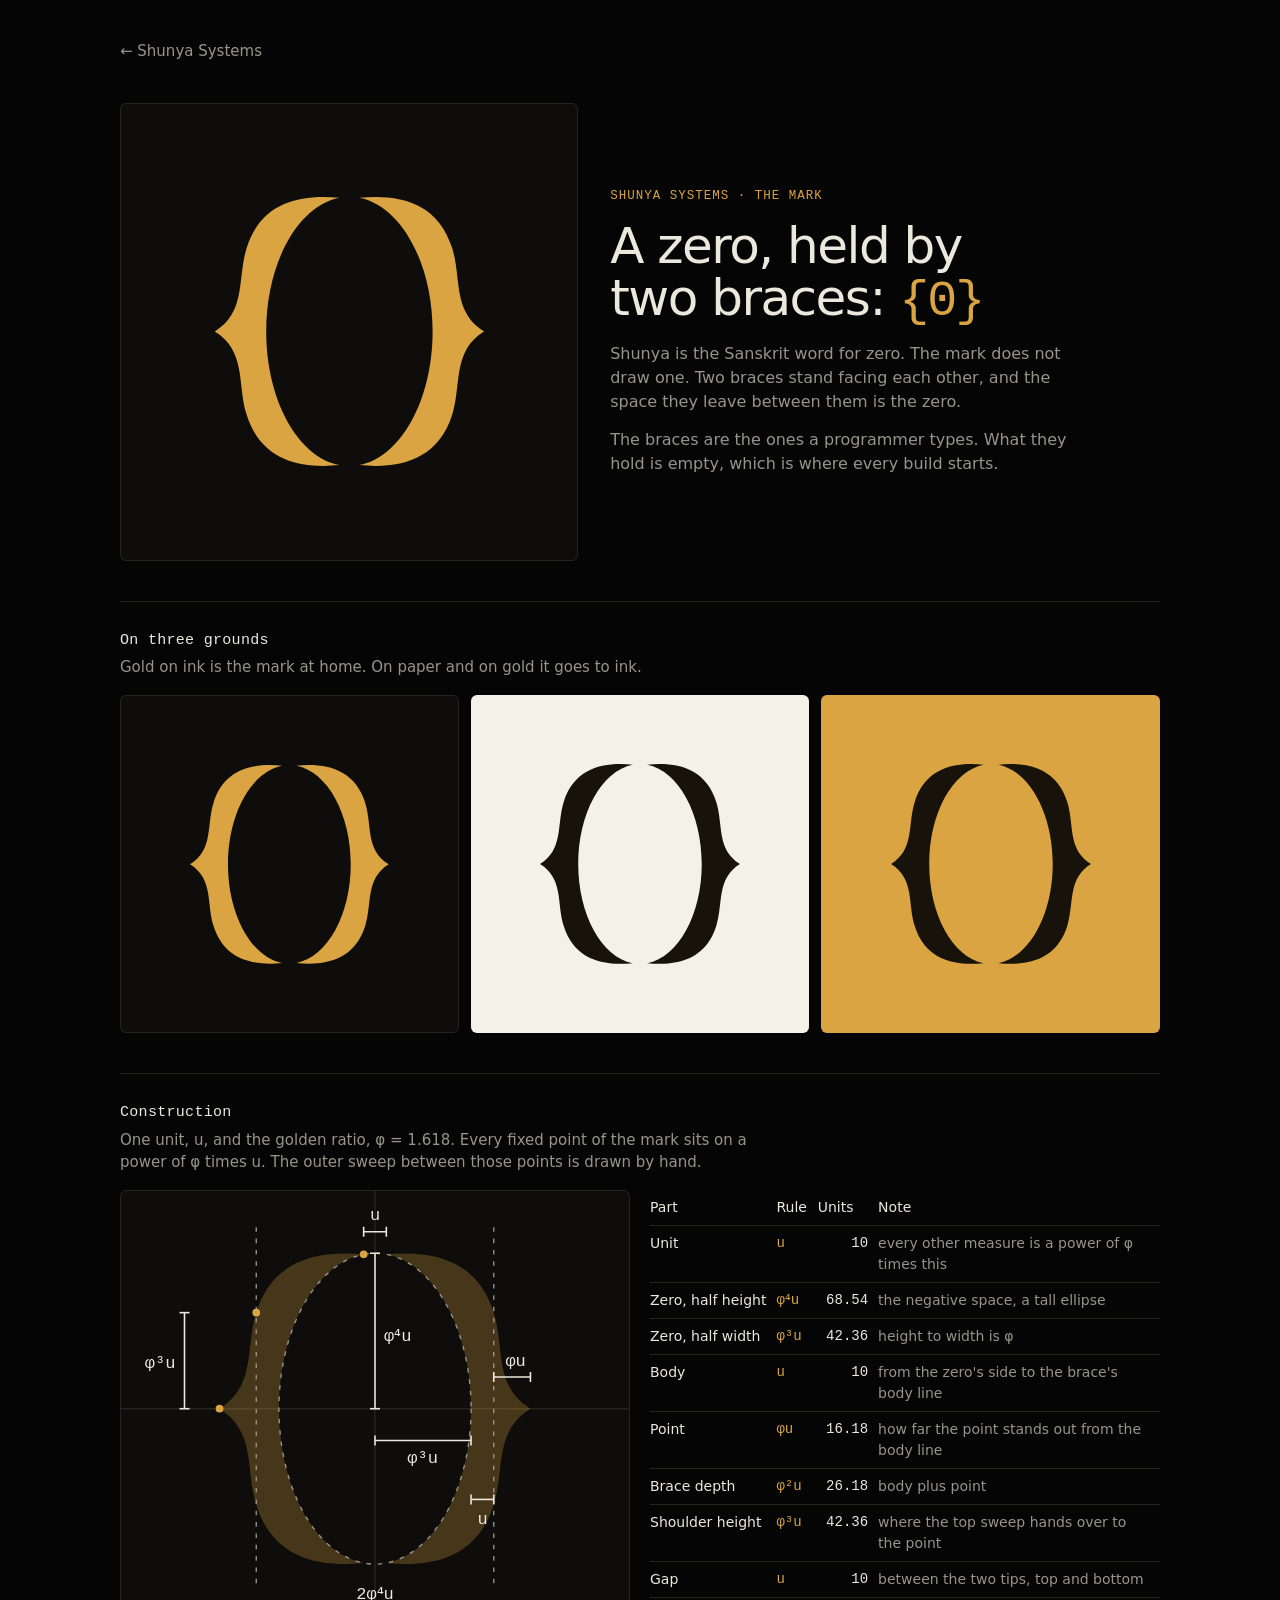
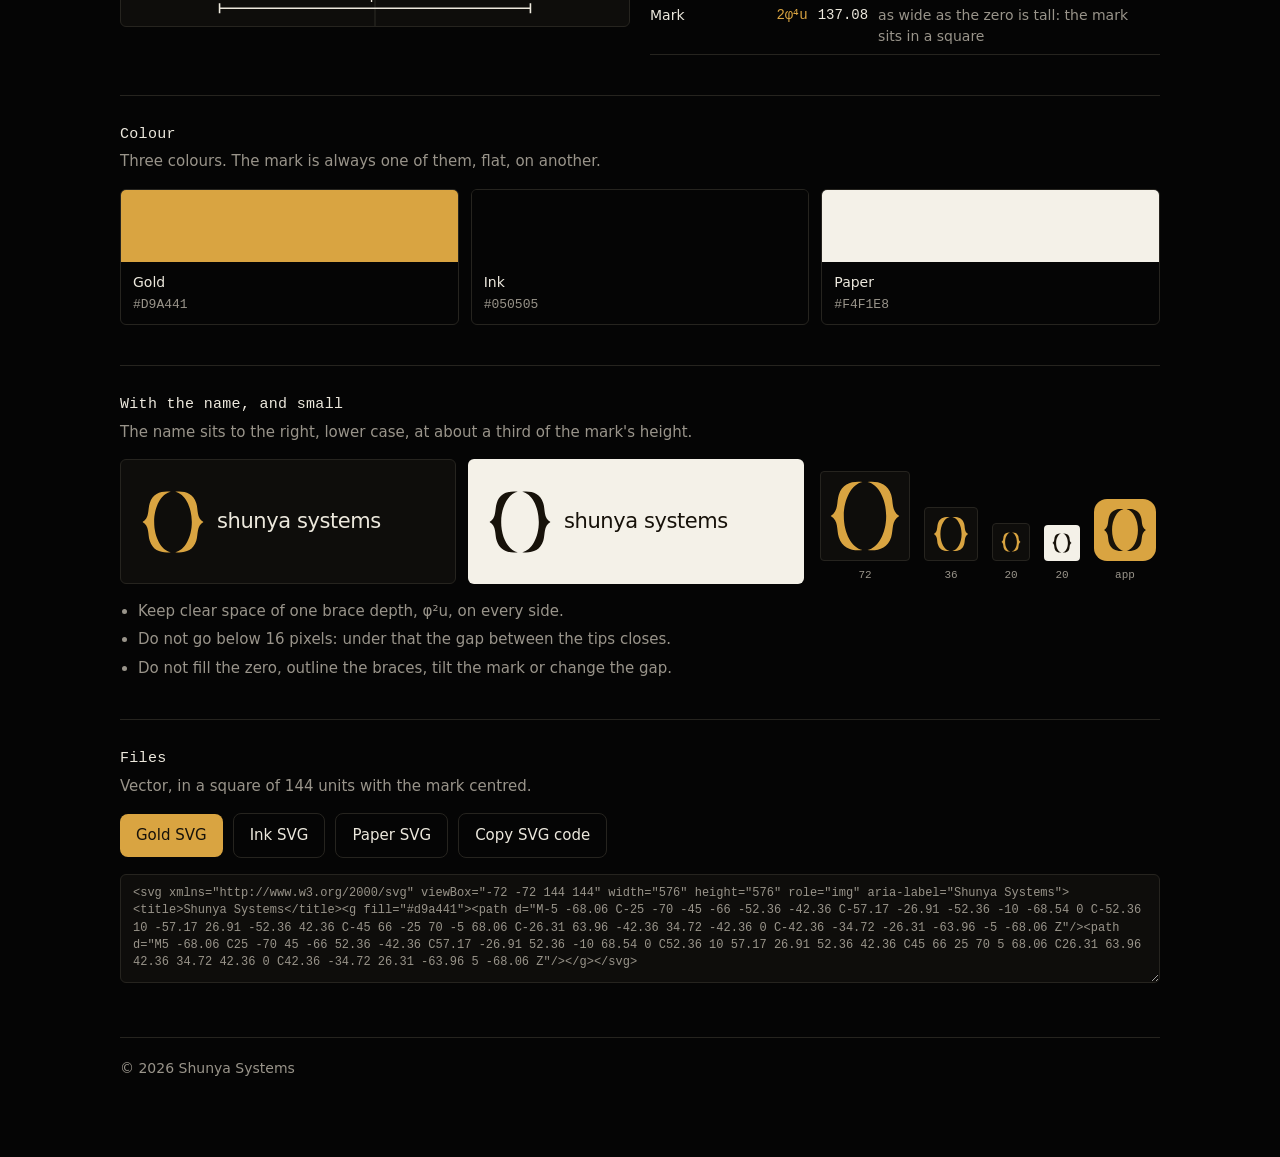
<file: logo/index.html>
<!doctype html>
<html lang="en" data-brand="shunya">
<head>
<meta charset="utf-8">
<meta name="viewport" content="width=device-width, initial-scale=1">
<title>The mark: Shunya Systems</title>
<meta name="description" content="The Shunya Systems mark: a zero held by two braces. Its construction, colours, sizes and files.">
<meta name="theme-color" content="#050505">
<meta property="og:type" content="website">
<meta property="og:title" content="The mark: Shunya Systems">
<meta property="og:description" content="The Shunya Systems mark: a zero held by two braces. Its construction, colours, sizes and files.">
<link rel="icon" href="../assets/shunya.svg" type="image/svg+xml">
<style>
:root { color-scheme: dark; --ink: #050505; --panel: #0e0d0b; --line: #26241f; --paper: #f4f1e8; --text: #ece8dd; --soft: #99948a;
  --gold: #d9a441; --gold-ink: #17120a; --display: ui-sans-serif, system-ui, -apple-system, "Segoe UI", Inter, Roboto, "Helvetica Neue", Arial, sans-serif; --mono: ui-monospace, SFMono-Regular, Menlo, Consolas, monospace; }
* { box-sizing: border-box; }
body { margin: 0; background: var(--ink); color: var(--text); font-family: var(--display); font-size: 16px; line-height: 1.5;
  padding-block: 40px 64px; padding-left: max(16px, env(safe-area-inset-left, 0px)); padding-right: max(16px, env(safe-area-inset-right, 0px)); }
a { color: inherit; }
.wrap { max-width: 1040px; margin: 0 auto; display: grid; gap: 40px; }
.back { font-size: 15px; color: var(--soft); text-decoration: none; } .back:hover { color: var(--text); }
.hero { display: grid; grid-template-columns: minmax(0, 5fr) minmax(0, 6fr); gap: 32px; align-items: center; }
.hero .stage { aspect-ratio: 1 / 1; display: grid; place-items: center; background: var(--panel); border: 1px solid var(--line); border-radius: 6px; color: var(--gold); }
.hero .stage .mk { width: 62%; height: auto; }
.intro { display: grid; gap: 14px; max-width: 46ch; }
.eyebrow { font-family: var(--mono); font-size: 12.5px; letter-spacing: .08em; text-transform: uppercase; color: var(--gold); }
h1 { font-size: clamp(32px, 5vw, 50px); line-height: 1.04; letter-spacing: -0.03em; font-weight: 500; margin: 0; text-wrap: balance; }
h1 code { font-family: var(--mono); font-weight: 500; color: var(--gold); letter-spacing: -0.04em; }
.intro p { margin: 0; color: var(--soft); }
.sec { display: grid; gap: 16px; padding-top: 28px; border-top: 1px solid var(--line); }
.sec header { display: grid; gap: 4px; max-width: 62ch; }
h2 { font-family: var(--mono); font-size: 15px; font-weight: 500; letter-spacing: .02em; margin: 0; }
.sec header p { margin: 0; color: var(--soft); font-size: 15px; }
.tiles { display: grid; grid-template-columns: repeat(3, minmax(0, 1fr)); gap: 12px; }
.tile { aspect-ratio: 1 / 1; display: grid; place-items: center; border-radius: 6px; }
.tile .mk { width: 62%; height: auto; }
.dark { background: var(--panel); color: var(--gold); border: 1px solid var(--line); }
.light { background: var(--paper); color: var(--gold-ink); }
.gold { background: var(--gold); color: var(--gold-ink); }
.row { display: grid; grid-template-columns: minmax(0, 1fr) minmax(0, 1fr) auto; gap: 12px; align-items: stretch; }
.lockup { display: flex; align-items: center; gap: 12px; padding: 18px 20px; border-radius: 6px; min-width: 0; }
.word { font-size: 21px; font-weight: 500; letter-spacing: -0.02em; white-space: nowrap; }
.lockup.dark .word { color: var(--text); }
.sizes { display: flex; align-items: flex-end; gap: 14px; padding: 12px 4px 0; }
figure { margin: 0; display: grid; justify-items: center; gap: 6px; }
figcaption { font-family: var(--mono); font-size: 11px; color: var(--soft); }
.chip { display: grid; place-items: center; padding: 8px; border-radius: 4px; }
.chip.icon { background: var(--gold); color: var(--gold-ink); border-radius: 13px; padding: 9px; }
.build { display: grid; grid-template-columns: minmax(0, 1fr) minmax(0, 1fr); gap: 20px; align-items: start; }
.con { width: 100%; height: auto; background: var(--panel); border: 1px solid var(--line); border-radius: 6px; }
.con .ink { fill: var(--gold); opacity: .28; }
.con .guide { fill: none; stroke: var(--soft); stroke-width: .6; stroke-dasharray: 2 3; }
.con .axis { stroke: var(--line); stroke-width: .6; }
.con .dl { stroke: var(--text); stroke-width: .7; }
.con .dt { font-family: var(--mono); font-size: 7.5px; fill: var(--text); }
.con .pt { fill: var(--gold); }
.tw { overflow-x: auto; min-width: 0; }
table { border-collapse: collapse; width: 100%; font-size: 14px; }
th, td { text-align: left; padding: 7px 10px 7px 0; border-bottom: 1px solid var(--line); vertical-align: top; }
th { font-weight: 500; white-space: nowrap; }
td { color: var(--soft); }
td.f { font-family: var(--mono); color: var(--gold); white-space: nowrap; }
td.n { font-family: var(--mono); font-variant-numeric: tabular-nums; text-align: right; color: var(--text); }
.swatches { display: grid; grid-template-columns: repeat(3, minmax(0, 1fr)); gap: 12px; }
.sw { border: 1px solid var(--line); border-radius: 6px; overflow: hidden; }
.sw i { display: block; height: 72px; }
.sw div { padding: 10px 12px; display: grid; gap: 2px; font-size: 14px; }
.sw code { font-family: var(--mono); font-size: 13px; color: var(--soft); }
.rules { margin: 0; padding-left: 18px; display: grid; gap: 6px; color: var(--soft); font-size: 15px; max-width: 62ch; }
.take { display: flex; align-items: center; gap: 10px; flex-wrap: wrap; }
.btn { font: inherit; font-size: 15px; font-weight: 500; color: var(--gold-ink); background: var(--gold); border: 0; border-radius: 8px; padding: 10px 16px; cursor: pointer; text-decoration: none; display: inline-block; }
.btn.alt { background: transparent; color: var(--text); border: 1px solid var(--line); }
.btn:hover { filter: brightness(1.1); }
.btn:focus-visible, .src:focus-visible, a:focus-visible { outline: 2px solid var(--text); outline-offset: 3px; }
.copy-note { font-family: var(--mono); font-size: 13px; color: var(--soft); }
.src { width: 100%; background: var(--panel); color: var(--soft); border: 1px solid var(--line); border-radius: 6px; padding: 10px 12px; font-family: var(--mono); font-size: 12px; line-height: 1.45; resize: vertical; }
.sr { position: absolute; width: 1px; height: 1px; overflow: hidden; clip: rect(0 0 0 0); white-space: nowrap; }
.foot { color: var(--soft); font-size: 14px; padding-top: 20px; border-top: 1px solid var(--line); }
@media (max-width: 720px) {
  .hero, .build { grid-template-columns: 1fr; }
  .tiles { grid-template-columns: 1fr 1fr; }
  .tile.gold { grid-column: 1 / -1; aspect-ratio: 2 / 1; } .tile.gold .mk { width: 31%; }
  .row { grid-template-columns: 1fr; } .sizes { flex-wrap: wrap; }
  .swatches { grid-template-columns: 1fr; }
}
</style>
</head>
<body>
<svg width="0" height="0" style="position:absolute" aria-hidden="true"><defs><g id="mark" fill="currentColor"><path d="M-5 -68.06 C-25 -70 -45 -66 -52.36 -42.36 C-57.17 -26.91 -52.36 -10 -68.54 0 C-52.36 10 -57.17 26.91 -52.36 42.36 C-45 66 -25 70 -5 68.06 C-26.31 63.96 -42.36 34.72 -42.36 0 C-42.36 -34.72 -26.31 -63.96 -5 -68.06 Z"/><path d="M5 -68.06 C25 -70 45 -66 52.36 -42.36 C57.17 -26.91 52.36 -10 68.54 0 C52.36 10 57.17 26.91 52.36 42.36 C45 66 25 70 5 68.06 C26.31 63.96 42.36 34.72 42.36 0 C42.36 -34.72 26.31 -63.96 5 -68.06 Z"/></g></defs></svg>
<main class="wrap">
  <a class="back" href="../">&larr; Shunya Systems</a>
  <section class="hero">
    <div class="stage"><svg class="mk" width="360" height="360" viewBox="-72 -72 144 144" role="img" aria-label="Shunya Systems mark"><use href="#mark"/></svg></div>
    <div class="intro">
      <span class="eyebrow">Shunya Systems &middot; the mark</span>
      <h1>A zero, held by two braces: <code>{0}</code></h1>
      <p>Shunya is the Sanskrit word for zero. The mark does not draw one. Two braces stand facing each other, and the space they leave between them is the zero.</p>
      <p>The braces are the ones a programmer types. What they hold is empty, which is where every build starts.</p>
    </div>
  </section>
  <section class="sec" aria-labelledby="h-gr">
    <header><h2 id="h-gr">On three grounds</h2><p>Gold on ink is the mark at home. On paper and on gold it goes to ink.</p></header>
    <div class="tiles"><div class="tile dark"><svg class="mk" width="260" height="260" viewBox="-72 -72 144 144" role="img" aria-label="Shunya Systems mark"><use href="#mark"/></svg></div><div class="tile light"><svg class="mk" width="260" height="260" viewBox="-72 -72 144 144" role="img" aria-label="Shunya Systems mark"><use href="#mark"/></svg></div><div class="tile gold"><svg class="mk" width="260" height="260" viewBox="-72 -72 144 144" role="img" aria-label="Shunya Systems mark"><use href="#mark"/></svg></div></div>
  </section>
  <section class="sec" aria-labelledby="h-con">
    <header><h2 id="h-con">Construction</h2><p>One unit, u, and the golden ratio, φ = 1.618. Every fixed point of the mark sits on a power of φ times u. The outer sweep between those points is drawn by hand.</p></header>
    <div class="build">
      <svg class="con" viewBox="-112 -96 224 192" role="img" aria-label="Construction of the mark: a tall ellipse for the zero, two braces around it, with the measures marked">
  <line x1="-112" y1="0" x2="112" y2="0" class="axis"/><line x1="0" y1="-96" x2="0" y2="96" class="axis"/>
  <g class="ink"><path d="M-5 -68.06 C-25 -70 -45 -66 -52.36 -42.36 C-57.17 -26.91 -52.36 -10 -68.54 0 C-52.36 10 -57.17 26.91 -52.36 42.36 C-45 66 -25 70 -5 68.06 C-26.31 63.96 -42.36 34.72 -42.36 0 C-42.36 -34.72 -26.31 -63.96 -5 -68.06 Z"/><path d="M5 -68.06 C25 -70 45 -66 52.36 -42.36 C57.17 -26.91 52.36 -10 68.54 0 C52.36 10 57.17 26.91 52.36 42.36 C45 66 25 70 5 68.06 C26.31 63.96 42.36 34.72 42.36 0 C42.36 -34.72 26.31 -63.96 5 -68.06 Z"/></g>
  <ellipse cx="0" cy="0" rx="42.36" ry="68.54" class="guide"/>
  <line x1="-52.36" y1="-80" x2="-52.36" y2="80" class="guide"/><line x1="52.36" y1="-80" x2="52.36" y2="80" class="guide"/>
  <line x1="0" y1="-68.54" x2="0" y2="0" class="dl"/><line x1="-2.2" y1="-68.54" x2="2.2" y2="-68.54" class="dl"/><line x1="-2.2" y1="0" x2="2.2" y2="0" class="dl"/><text x="4" y="-30" text-anchor="start" class="dt">φ⁴u</text>
  <line x1="0" y1="14" x2="42.36" y2="14" class="dl"/><line x1="0" y1="11.8" x2="0" y2="16.2" class="dl"/><line x1="42.36" y1="11.8" x2="42.36" y2="16.2" class="dl"/><text x="21" y="24" text-anchor="middle" class="dt">φ³u</text>
  <line x1="-5" y1="-78" x2="5" y2="-78" class="dl"/><line x1="-5" y1="-80.2" x2="-5" y2="-75.8" class="dl"/><line x1="5" y1="-80.2" x2="5" y2="-75.8" class="dl"/><text x="0" y="-83" text-anchor="middle" class="dt">u</text>
  <line x1="42.36" y1="40" x2="52.36" y2="40" class="dl"/><line x1="42.36" y1="37.8" x2="42.36" y2="42.2" class="dl"/><line x1="52.36" y1="37.8" x2="52.36" y2="42.2" class="dl"/><text x="47.4" y="51" text-anchor="middle" class="dt">u</text>
  <line x1="52.36" y1="-14" x2="68.54" y2="-14" class="dl"/><line x1="52.36" y1="-16.2" x2="52.36" y2="-11.8" class="dl"/><line x1="68.54" y1="-16.2" x2="68.54" y2="-11.8" class="dl"/><text x="62" y="-19" text-anchor="middle" class="dt">φu</text>
  <line x1="-84" y1="-42.36" x2="-84" y2="0" class="dl"/><line x1="-86.2" y1="-42.36" x2="-81.8" y2="-42.36" class="dl"/><line x1="-86.2" y1="0" x2="-81.8" y2="0" class="dl"/><text x="-88" y="-18" text-anchor="end" class="dt">φ³u</text>
  <line x1="-68.54" y1="88" x2="68.54" y2="88" class="dl"/><line x1="-68.54" y1="85.8" x2="-68.54" y2="90.2" class="dl"/><line x1="68.54" y1="85.8" x2="68.54" y2="90.2" class="dl"/><text x="0" y="84" text-anchor="middle" class="dt">2φ⁴u</text>
  <g class="pt"><circle cx="-52.36" cy="-42.36" r="1.7"/><circle cx="-68.54" cy="0" r="1.7"/><circle cx="-5" cy="-68.06" r="1.7"/></g>
</svg>
      <div class="tw"><table>
        <thead><tr><th scope="col">Part</th><th scope="col">Rule</th><th scope="col">Units</th><th scope="col">Note</th></tr></thead>
        <tbody><tr><th scope="row">Unit</th><td class="f">u</td><td class="n">10</td><td>every other measure is a power of φ times this</td></tr><tr><th scope="row">Zero, half height</th><td class="f">φ⁴u</td><td class="n">68.54</td><td>the negative space, a tall ellipse</td></tr><tr><th scope="row">Zero, half width</th><td class="f">φ³u</td><td class="n">42.36</td><td>height to width is φ</td></tr><tr><th scope="row">Body</th><td class="f">u</td><td class="n">10</td><td>from the zero's side to the brace's body line</td></tr><tr><th scope="row">Point</th><td class="f">φu</td><td class="n">16.18</td><td>how far the point stands out from the body line</td></tr><tr><th scope="row">Brace depth</th><td class="f">φ²u</td><td class="n">26.18</td><td>body plus point</td></tr><tr><th scope="row">Shoulder height</th><td class="f">φ³u</td><td class="n">42.36</td><td>where the top sweep hands over to the point</td></tr><tr><th scope="row">Gap</th><td class="f">u</td><td class="n">10</td><td>between the two tips, top and bottom</td></tr><tr><th scope="row">Mark</th><td class="f">2φ⁴u</td><td class="n">137.08</td><td>as wide as the zero is tall: the mark sits in a square</td></tr></tbody>
      </table></div>
    </div>
  </section>
  <section class="sec" aria-labelledby="h-col">
    <header><h2 id="h-col">Colour</h2><p>Three colours. The mark is always one of them, flat, on another.</p></header>
    <div class="swatches">
      <div class="sw"><i style="background:#d9a441"></i><div><span>Gold</span><code>#D9A441</code></div></div>
      <div class="sw"><i style="background:#050505"></i><div><span>Ink</span><code>#050505</code></div></div>
      <div class="sw"><i style="background:#f4f1e8"></i><div><span>Paper</span><code>#F4F1E8</code></div></div>
    </div>
  </section>
  <section class="sec" aria-labelledby="h-use">
    <header><h2 id="h-use">With the name, and small</h2><p>The name sits to the right, lower case, at about a third of the mark's height.</p></header>
    <div class="row">
      <div class="lockup dark"><svg class="mk" width="64" height="64" viewBox="-72 -72 144 144" role="img" aria-label="Shunya Systems mark"><use href="#mark"/></svg><span class="word">shunya systems</span></div>
      <div class="lockup light"><svg class="mk" width="64" height="64" viewBox="-72 -72 144 144" role="img" aria-label="Shunya Systems mark"><use href="#mark"/></svg><span class="word">shunya systems</span></div>
      <div class="sizes" aria-label="Small sizes">
        <figure><span class="chip dark"><svg class="mk" width="72" height="72" viewBox="-72 -72 144 144" role="img" aria-label="Shunya Systems mark"><use href="#mark"/></svg></span><figcaption>72</figcaption></figure>
        <figure><span class="chip dark"><svg class="mk" width="36" height="36" viewBox="-72 -72 144 144" role="img" aria-label="Shunya Systems mark"><use href="#mark"/></svg></span><figcaption>36</figcaption></figure>
        <figure><span class="chip dark"><svg class="mk" width="20" height="20" viewBox="-72 -72 144 144" role="img" aria-label="Shunya Systems mark"><use href="#mark"/></svg></span><figcaption>20</figcaption></figure>
        <figure><span class="chip light"><svg class="mk" width="20" height="20" viewBox="-72 -72 144 144" role="img" aria-label="Shunya Systems mark"><use href="#mark"/></svg></span><figcaption>20</figcaption></figure>
        <figure><span class="chip icon"><svg class="mk" width="44" height="44" viewBox="-72 -72 144 144" role="img" aria-label="Shunya Systems mark"><use href="#mark"/></svg></span><figcaption>app</figcaption></figure>
      </div>
    </div>
    <ul class="rules">
      <li>Keep clear space of one brace depth, φ²u, on every side.</li>
      <li>Do not go below 16 pixels: under that the gap between the tips closes.</li>
      <li>Do not fill the zero, outline the braces, tilt the mark or change the gap.</li>
    </ul>
  </section>
  <section class="sec" aria-labelledby="h-dl">
    <header><h2 id="h-dl">Files</h2><p>Vector, in a square of 144 units with the mark centred.</p></header>
    <div class="take"><a class="btn" href="./shunya-mark.svg" download="shunya-mark.svg">Gold SVG<span class="sr">, for dark grounds</span></a><a class="btn alt" href="./shunya-mark-ink.svg" download="shunya-mark-ink.svg">Ink SVG<span class="sr">, for paper and gold grounds</span></a><a class="btn alt" href="./shunya-mark-paper.svg" download="shunya-mark-paper.svg">Paper SVG<span class="sr">, one colour, on dark</span></a><button type="button" class="btn alt" data-fill="#d9a441" data-name="gold">Copy SVG code</button><span id="copy-note" class="copy-note" role="status" aria-live="polite"></span></div>
    <label class="sr" for="svg-src">The mark as SVG code</label>
    <textarea id="svg-src" class="src" readonly rows="5" spellcheck="false">&lt;svg xmlns=&quot;http://www.w3.org/2000/svg&quot; viewBox=&quot;-72 -72 144 144&quot; width=&quot;576&quot; height=&quot;576&quot; role=&quot;img&quot; aria-label=&quot;Shunya Systems&quot;&gt;&lt;title&gt;Shunya Systems&lt;/title&gt;&lt;g fill=&quot;#d9a441&quot;&gt;&lt;path d=&quot;M-5 -68.06 C-25 -70 -45 -66 -52.36 -42.36 C-57.17 -26.91 -52.36 -10 -68.54 0 C-52.36 10 -57.17 26.91 -52.36 42.36 C-45 66 -25 70 -5 68.06 C-26.31 63.96 -42.36 34.72 -42.36 0 C-42.36 -34.72 -26.31 -63.96 -5 -68.06 Z&quot;/&gt;&lt;path d=&quot;M5 -68.06 C25 -70 45 -66 52.36 -42.36 C57.17 -26.91 52.36 -10 68.54 0 C52.36 10 57.17 26.91 52.36 42.36 C45 66 25 70 5 68.06 C26.31 63.96 42.36 34.72 42.36 0 C42.36 -34.72 26.31 -63.96 5 -68.06 Z&quot;/&gt;&lt;/g&gt;&lt;/svg&gt;</textarea>
  </section>
  <p class="foot">&copy; 2026 Shunya Systems</p>
</main>
<script>(function () {
  var src = document.getElementById('svg-src'), note = document.getElementById('copy-note');
  Array.prototype.forEach.call(document.querySelectorAll('button[data-fill]'), function (btn) {
    btn.addEventListener('click', function () {
      src.value = src.value.replace(/fill="#[0-9a-fA-F]{6}"/, 'fill="' + btn.getAttribute('data-fill') + '"');
      function fallback() { src.focus(); src.select(); note.textContent = 'Selected below. Press Ctrl+C to copy.'; }
      if (navigator.clipboard && navigator.clipboard.writeText) {
        navigator.clipboard.writeText(src.value).then(function () { note.textContent = 'Copied the ' + btn.getAttribute('data-name') + ' mark.'; }, fallback);
      } else { fallback(); }
    });
  });
})();</script>
</body>
</html>
</file>
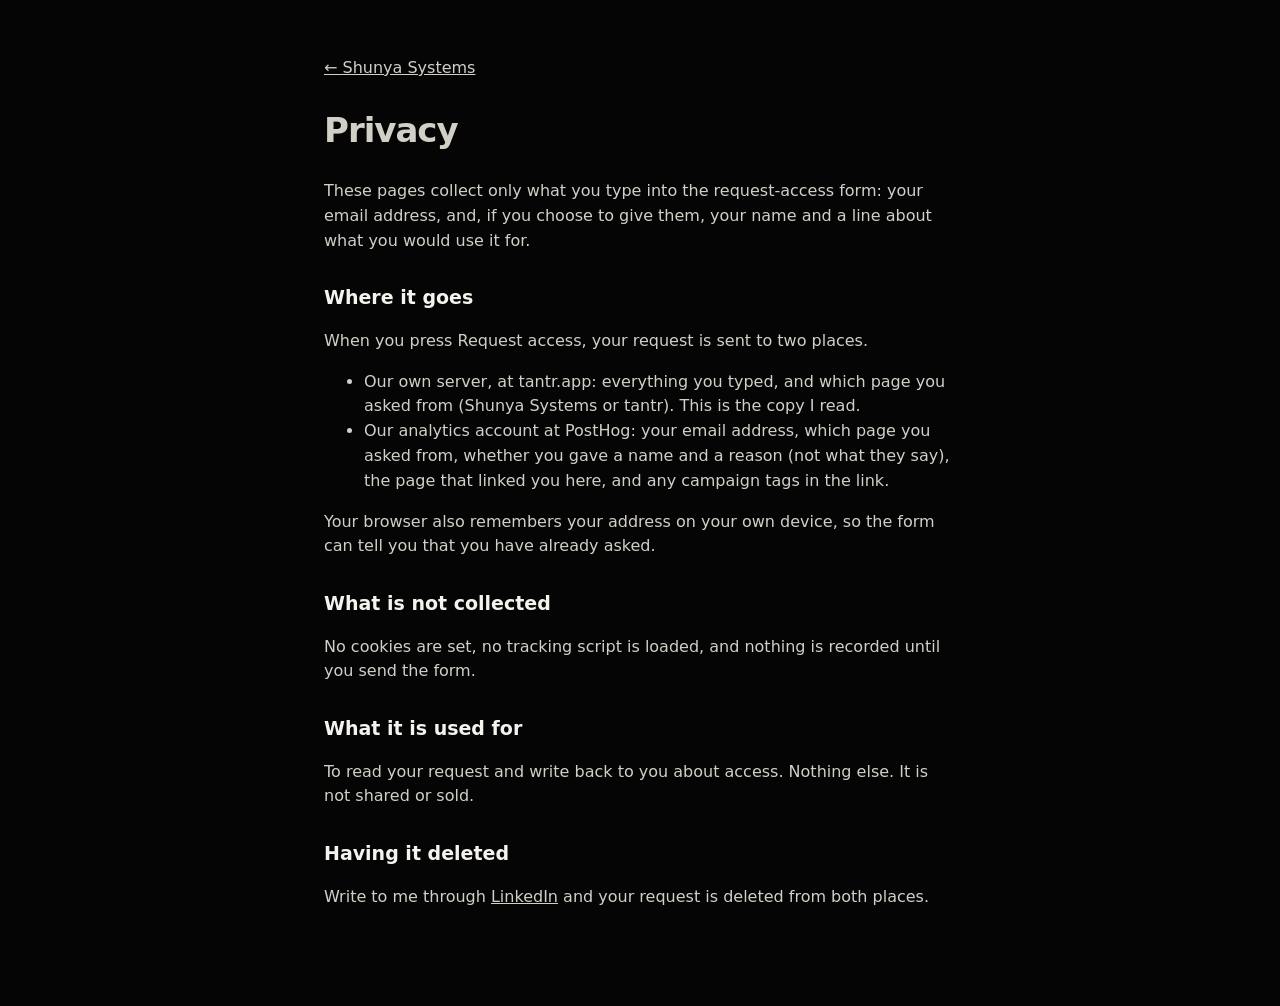
<file: privacy.html>
<!doctype html>
<html lang="en" data-brand="shunya">
<head><meta charset="utf-8"><meta name="viewport" content="width=device-width, initial-scale=1">
<title>Privacy: Shunya Systems</title><link rel="icon" href="./assets/shunya.svg" type="image/svg+xml"><link rel="stylesheet" href="./assets/site.css"></head>
<body><main class="prose">
<p><a href="./">&larr; Shunya Systems</a></p>
<h1>Privacy</h1>
<p>These pages collect only what you type into the request-access form: your email address, and, if you choose to give them, your name and a line about what you would use it for.</p>
<h2>Where it goes</h2>
<p>When you press Request access, your request is sent to two places.</p>
<ul>
<li>Our own server, at tantr.app: everything you typed, and which page you asked from (Shunya Systems or tantr). This is the copy I read.</li>
<li>Our analytics account at PostHog: your email address, which page you asked from, whether you gave a name and a reason (not what they say), the page that linked you here, and any campaign tags in the link.</li>
</ul>
<p>Your browser also remembers your address on your own device, so the form can tell you that you have already asked.</p>
<h2>What is not collected</h2>
<p>No cookies are set, no tracking script is loaded, and nothing is recorded until you send the form.</p>
<h2>What it is used for</h2>
<p>To read your request and write back to you about access. Nothing else. It is not shared or sold.</p>
<h2>Having it deleted</h2>
<p>Write to me through <a href="https://www.linkedin.com/in/vraj0703/" rel="noopener">LinkedIn</a> and your request is deleted from both places.</p>
</main></body></html>
</file>
<file: assets/site.css>
/* The Shunya Systems and tantr pages. One sheet, two brands: a page sets data-brand on <html> and
   the accent follows. Dark, nothing fetched. The first page follows Vishal's wireframe (one screen:
   mark and name, what it is, Request access, four article links on the left; the animated panel
   on the right); the articles are one readable column. */
:root {
  --bg: #050505; --ink: #f5f3ee; --soft: #8e8b84; --line: #2a2926; --chip: #171614;
  --body: #d6d2c9;
  --accent: #d9a441; --accent-2: #f3d58a; --on-accent: #14110a;
  --sans: ui-sans-serif, system-ui, -apple-system, "Segoe UI", Inter, Roboto, "Helvetica Neue", Arial, sans-serif;
  --mono: ui-monospace, "SF Mono", Menlo, Consolas, monospace;
}
:root[data-brand="tantr"] { --accent: #ff5a36; --accent-2: #ffb199; --on-accent: #190803; }
* { box-sizing: border-box; }
html, body { height: 100%; }
body { margin: 0; background: var(--bg); color: var(--ink); font-family: var(--sans);
  -webkit-font-smoothing: antialiased; text-rendering: optimizeLegibility; }
a { color: inherit; }
:focus-visible { outline: 2px solid var(--accent); outline-offset: 3px; border-radius: 8px; }

.brand { display: inline-flex; align-items: center; gap: 10px; font-weight: 650; letter-spacing: -0.01em; font-size: 18px; text-decoration: none; }
.brand svg { width: 24px; height: 24px; color: var(--accent); flex: none; }

/* -- The first page --------------------------------------------------------------------------- */
/* The wireframe's page is 548 x 322: the left column about 46 % of the width, the panel about 43 %
   and nearly the full height, margins all round. It fits one screen on a desktop, and reads as
   the portfolio frame's picture at 1424 x 1024. */
.home { height: 100dvh; min-height: 560px; display: grid;
  grid-template-columns: 46% 43%; grid-template-rows: minmax(0, 1fr) auto;
  grid-template-areas: "copy panel" "foot panel"; justify-content: space-between;
  padding: clamp(16px, 3.6vh, 44px) clamp(20px, 4.2vw, 68px); }
.home .copy { grid-area: copy; display: flex; flex-direction: column; min-width: 0; min-height: 0; }
.id { display: flex; align-items: center; gap: 0.36em; margin: 0; font-size: clamp(30px, 3.5vw, 56px);
  line-height: 1; letter-spacing: -0.035em; font-weight: 600; }
.id .brand { font-size: inherit; }
.id .brand svg { width: 1em; height: 1em; }
.pitch { margin: auto 0; display: flex; flex-direction: column; gap: clamp(18px, 3.4vh, 40px); padding: 24px 0; }
.lede { font-size: clamp(19px, 2.05vw, 31px); line-height: 1.32; letter-spacing: -0.012em; color: var(--body); margin: 0; }
button.ask { width: 100%; height: clamp(52px, 7vh, 76px); border: 0; border-radius: 14px; background: var(--accent);
  color: var(--on-accent); font: inherit; font-size: clamp(17px, 1.45vw, 22px); font-weight: 650; letter-spacing: -0.01em;
  cursor: pointer; transition: background .15s, transform .05s; }
button.ask:hover { background: var(--accent-2); }
button.ask:active { transform: translateY(1px); }
.reads { display: grid; grid-template-columns: repeat(4, minmax(0, 1fr)); gap: clamp(10px, 1.2vw, 18px); }
/* The four article links read as links: 15-16 px in the body ink at rest, the brand colour on hover
   and focus, the hairline above each (both colours clear 4.5:1 on the page, test/e2e.py measures). */
.reads a { display: block; border-top: 1px solid var(--line); padding-top: 12px; font-size: clamp(15px, 1.12vw, 16px);
  font-weight: 500; line-height: 1.3; color: var(--body); text-decoration: none; transition: color .15s, border-color .15s; }
.reads a:hover, .reads a:focus-visible { color: var(--accent); border-color: var(--accent); }
.home .panel { grid-area: panel; }
.home .foot { grid-area: foot; }

.panel { position: relative; border-radius: 22px; overflow: hidden; background: #000; min-height: 320px; }
.panel canvas { position: absolute; inset: 0; width: 100%; height: 100%; display: block; }
.foot { display: flex; align-items: center; justify-content: space-between; flex-wrap: wrap; gap: 6px 14px;
  color: var(--soft); font-size: 13px; padding-top: 10px; }
.foot nav { display: flex; flex-wrap: wrap; gap: 14px; }
.foot a { text-decoration: none; }
.foot a:hover, .foot a:focus-visible { color: var(--ink); }

/* -- An article ------------------------------------------------------------------------------- */
/* A readable measure: about 68 characters, 18 px on a desktop, 17 on a phone. */
.reading { max-width: calc(68ch + 48px); margin: 0 auto; padding: 18px 24px 36px; }
.top { display: flex; align-items: center; justify-content: space-between; height: 52px; }
.read { font-size: 18px; line-height: 1.62; color: var(--body); }
.read h1 { font-size: clamp(32px, 4.4vw, 48px); line-height: 1.08; letter-spacing: -0.035em; font-weight: 600; color: var(--ink); margin: 40px 0 14px; }
.read .summary { font-size: 1.16em; line-height: 1.45; color: var(--ink); margin: 0 0 10px; }
.read .meta { font-size: 15px; color: var(--soft); margin: 0 0 34px; }
.read h2 { font-size: 1.32em; line-height: 1.25; letter-spacing: -0.02em; font-weight: 600; color: var(--ink); margin: 2em 0 .6em; }
.read h3 { font-size: 1.1em; color: var(--ink); margin: 1.6em 0 .5em; }
.read p, .read ul, .read ol { margin: 0 0 1.05em; }
.read li { margin: .3em 0; }
.read a { color: var(--accent-2); }
.read strong { color: var(--ink); }
.read blockquote { margin: 1.5em 0; padding: .1em 0 .1em 1em; border-left: 3px solid var(--accent); color: var(--ink); }
.read code { font-family: var(--mono); font-size: .88em; background: var(--chip); padding: .1em .35em; border-radius: 6px; }
.read pre { background: var(--chip); padding: 14px 16px; border-radius: 12px; overflow-x: auto; }
.read pre code { background: none; padding: 0; }
.read table { display: block; overflow-x: auto; width: 100%; border-collapse: collapse; font-size: .9em; margin: 1.4em 0; }
.read th, .read td { border-bottom: 1px solid var(--line); padding: .5em .7em; text-align: left; vertical-align: top; }
.read th { color: var(--ink); font-weight: 600; }
.read figure { margin: 1.8em 0; }
.read figcaption { font-size: .85em; color: var(--soft); margin-top: .6em; }
.read img, .read svg { max-width: 100%; height: auto; }
.end { margin: 52px 0 28px; }
.end .ask { max-width: 420px; }
.pager { display: grid; grid-template-columns: 1fr 1fr; gap: 12px; margin: 0 0 28px; }
.pager a { display: block; min-height: 48px; border: 1px solid var(--line); border-radius: 14px; padding: 14px 16px;
  text-decoration: none; line-height: 1.3; transition: border-color .15s; }
.pager a:hover, .pager a:focus-visible { border-color: var(--accent); }
.pager a span { display: block; font-size: 13px; color: var(--soft); margin-bottom: 4px; }
.pager a[rel="next"] { grid-column: 2; text-align: right; }
.reading .foot { border-top: 1px solid var(--line); padding-top: 16px; }

/* -- Request access (SHUNY-13) ---------------------------------------------------------------- */
dialog.request { width: min(480px, calc(100vw - 32px)); max-height: calc(100dvh - 32px); overflow: auto;
  border: 1px solid var(--line); border-radius: 20px; background: #0b0b0a; color: var(--ink); padding: 20px 22px 18px; }
dialog.request::backdrop { background: rgba(0, 0, 0, .68); }
.request-head { display: flex; align-items: center; justify-content: space-between; margin-bottom: 14px; }
.request-head h2 { margin: 0; font-size: 22px; letter-spacing: -0.02em; font-weight: 600; }
.request-head form { margin: 0; }
button.x { width: 48px; height: 48px; margin-right: -10px; border: 0; border-radius: 12px; background: transparent;
  color: var(--soft); font-size: 28px; line-height: 1; cursor: pointer; }
button.x:hover { color: var(--ink); }
form.join { display: flex; flex-wrap: wrap; align-items: center; gap: 6px; border: 1px solid var(--line); border-radius: 16px;
  padding: 5px; background: #0b0b0a; transition: border-color .15s; }
form.join:focus-within { border-color: var(--accent); }
form.join input.field { flex: 1; min-width: 0; background: transparent; border: 0; outline: 0; color: var(--ink); font: inherit; font-size: 16px; padding: 10px 12px; }
form.join input::placeholder { color: #6b6862; }
/* The e-mail and the name each take a line of the box; the reason shares the last with the button. */
form.join input.field.wide { flex-basis: 100%; border-bottom: 1px solid var(--line); border-radius: 0; }
form.join input.field:not(.wide) { flex-basis: 12em; }
form.join input:focus-visible { outline: 0; }
form.join button { border: 0; border-radius: 11px; background: var(--ink); color: #0a0a0a; font: inherit; font-size: 16px; font-weight: 550;
  padding: 10px 22px; min-height: 44px; cursor: pointer; transition: background .15s, transform .05s; }
form.join button:hover { background: var(--accent-2); }
form.join button:active { transform: translateY(1px); }
form.join button[disabled] { opacity: .6; cursor: progress; }
.hp { position: absolute; left: -9999px; width: 1px; height: 1px; opacity: 0; }
.note { min-height: 22px; margin: 14px 2px 0; font-size: 14.5px; color: var(--soft); }
.note[data-kind="ok"] { color: var(--accent-2); }
.note[data-kind="err"] { color: #ff8f7a; }
.fine { margin: 6px 2px 0; font-size: 13px; }
.fine a { color: var(--soft); }

/* -- Privacy and the like --------------------------------------------------------------------- */
.prose { max-width: 680px; margin: 0 auto; padding: 40px 24px 80px; line-height: 1.55; color: #d2cfc7; }
.prose h1 { font-size: 34px; letter-spacing: -0.03em; }
.prose h2 { font-size: 19px; margin-top: 30px; color: var(--ink); }

/* -- A phone: the same content stacked, the links a 2 x 2 grid of 48 dp rows, then the panel ---- */
@media (max-width: 860px) {
  .home { height: auto; min-height: 100dvh; grid-template-columns: minmax(0, 1fr); grid-template-rows: auto auto auto;
    grid-template-areas: "copy" "panel" "foot"; row-gap: 22px; padding: 18px 16px 14px; }
  .id { font-size: 30px; }
  .pitch { margin: 30px 0 0; padding: 0; gap: 22px; }
  .lede { font-size: 19px; }
  .reads { grid-template-columns: repeat(2, minmax(0, 1fr)); gap: 0 14px; }
  .reads a { display: flex; align-items: center; min-height: 48px; padding: 6px 0; font-size: 15px; }
  .home .panel { height: 46vh; min-height: 260px; }
  .read { font-size: 17px; }
  .reading { padding: 12px 16px 28px; }
  .pager { grid-template-columns: 1fr; }
  .pager a[rel="next"] { grid-column: 1; }
}
@media (max-width: 480px) { form.join button { flex-basis: 100%; } }
@media (prefers-reduced-motion: reduce) { * { transition: none !important; } }
</file>
